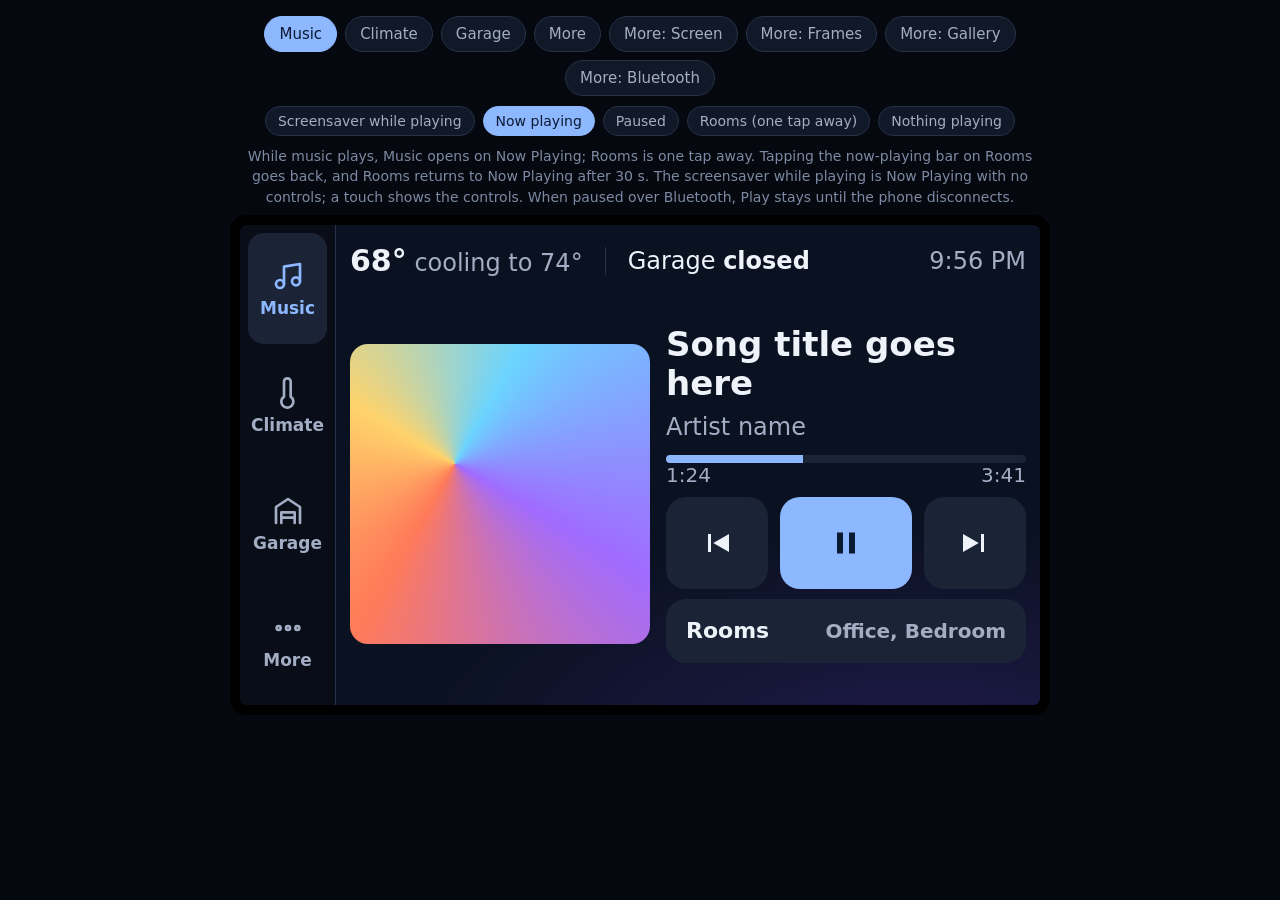
<file: docs/superpowers/specs/2026-11-23-panel-layout-mockup.html>
<!doctype html>
<html lang="en">
<head>
<meta charset="utf-8">
<meta name="viewport" content="width=device-width, initial-scale=1">
<title>Panel Mockup</title>
<style>
  /* Throwaway spike: panel layout mockups at the panel's 800x480. Not product code. */
  :root {
    --bg: #0a1120; --card: #131b2c; --card2: #1a2436; --line: #26324a;
    --text: #eef2f9; --muted: #a3aec4; --accent: #8db8ff; --ink: #0b1a33;
    --warn: #ffb86b; --bad: #ff8a8a; --badbg: #3a1f26; --ok: #8fd19e;
  }
  * { box-sizing: border-box; margin: 0; }
  html, body { background: #05080f; color: var(--text);
    font-family: -apple-system, system-ui, "Inter", "Segoe UI", sans-serif; }
  body { padding: 16px; display: flex; flex-direction: column; align-items: center; gap: 10px; }
  .switcher { display: flex; flex-wrap: wrap; gap: 8px; justify-content: center; max-width: 860px; }
  .switcher button { font: inherit; font-size: 15px; padding: 8px 14px; border-radius: 999px;
    border: 1px solid var(--line); background: #111827; color: var(--muted); cursor: pointer; }
  .switcher button.on { background: var(--accent); color: var(--ink); border-color: var(--accent); }
  .switcher.vars button { font-size: 14px; padding: 6px 12px; }
  .note { color: #7d8aa3; font-size: 14px; max-width: 800px; text-align: center; line-height: 1.45; min-height: 20px; }

  .panel { width: 800px; height: 480px; flex: none; overflow: hidden; position: relative;
    background: radial-gradient(120% 90% at 85% 110%, #1f1a4a 0%, transparent 55%), var(--bg);
    border-radius: 6px; outline: 10px solid #000; display: flex; user-select: none; margin-top: 8px; }
  .rail { width: 96px; flex: none; display: flex; flex-direction: column; gap: 6px; padding: 8px;
    border-right: 1px solid var(--line); background: rgba(0,0,0,.25); }
  .rail button { flex: 1; border: 0; border-radius: 16px; background: transparent; color: var(--muted);
    font: inherit; font-size: 17px; font-weight: 600; display: flex; flex-direction: column;
    align-items: center; justify-content: center; gap: 6px; cursor: pointer; }
  .rail button.on { background: var(--card2); color: var(--accent); }
  .rail svg { width: 32px; height: 32px; }
  .main { flex: 1; display: flex; flex-direction: column; padding: 12px 14px 14px; gap: 12px; min-width: 0; }

  .strip { height: 48px; flex: none; display: flex; align-items: center; gap: 22px; font-size: 24px; }
  .strip b { font-size: 30px; font-weight: 700; }
  .strip .dim { color: var(--muted); }
  .strip .sep { width: 1px; height: 28px; background: var(--line); }
  .strip .grow { flex: 1; }
  .strip .clock { color: var(--muted); font-variant-numeric: tabular-nums; }
  .strip .back { height: 48px; padding: 0 18px 0 10px; font-size: 22px; font-weight: 600; display: flex; gap: 6px; }
  .strip .back svg { width: 28px; height: 28px; }

  .btn { border: 0; border-radius: 20px; background: var(--card2); color: var(--text); font: inherit;
    display: grid; place-items: center; cursor: pointer; transition: transform .08s, background .08s; }
  .btn:active { transform: scale(.95); }
  .btn svg { width: 36px; height: 36px; }
  .btn.primary { background: var(--accent); color: var(--ink); }
  .btn.danger { background: var(--badbg); color: var(--bad); }

  .card { background: var(--card); border: 1px solid var(--line); border-radius: 22px; }
  .h { font-size: 20px; color: var(--muted); font-weight: 600; }
  .view { flex: 1; min-height: 0; display: flex; flex-direction: column; gap: 12px; }
  .hide { display: none !important; }

  /* Ambient now playing (the screensaver while music plays) */
  .ambient { position: absolute; inset: 0; z-index: 5; display: grid; grid-template-columns: 340px 1fr; gap: 32px;
    align-items: center; padding: 50px 56px; cursor: pointer;
    background: radial-gradient(90% 120% at 20% 50%, oklch(0.32 0.09 30) 0%, oklch(0.16 0.05 300) 60%, #05070d 100%); }
  .ambient .bigart { width: 340px; height: 340px; border-radius: 20px;
    background: conic-gradient(from 210deg at 35% 40%, #ff7a59, #ffd36b, #6bd4ff, #a06bff, #ff7a59);
    box-shadow: 0 20px 60px rgba(0,0,0,.5); }
  .ambient .t1 { font-size: 40px; font-weight: 800; line-height: 1.12; }
  .ambient .t2 { font-size: 28px; color: rgba(238,242,249,.75); margin-top: 10px; }
  .ambient .prog { height: 6px; border-radius: 3px; background: rgba(255,255,255,.15); margin-top: 26px; overflow: hidden; }
  .ambient .prog i { display: block; height: 100%; width: 38%; background: rgba(255,255,255,.7); }
  .ambient.hide { display: none; }

  /* Now playing */
  .np { flex: 1; display: grid; grid-template-columns: 300px 1fr; gap: 16px; min-height: 0; }
  .np .bigart { width: 300px; height: 300px; border-radius: 18px; align-self: center;
    background: conic-gradient(from 210deg at 35% 40%, #ff7a59, #ffd36b, #6bd4ff, #a06bff, #ff7a59); }
  .np.paused .bigart { filter: saturate(.4) brightness(.7); }
  .np .side { display: flex; flex-direction: column; gap: 10px; min-width: 0; justify-content: center; }
  .np .t1 { font-size: 34px; font-weight: 800; line-height: 1.15; display: -webkit-box; -webkit-line-clamp: 2; -webkit-box-orient: vertical; overflow: hidden; }
  .np .t2 { font-size: 24px; color: var(--muted); white-space: nowrap; overflow: hidden; text-overflow: ellipsis; }
  .np .state { font-size: 20px; color: var(--warn); font-weight: 700; }
  .np .prog { height: 8px; border-radius: 4px; background: var(--card2); overflow: hidden; margin-top: 4px; }
  .np .prog i { display: block; height: 100%; width: 38%; background: var(--accent); }
  .np .times { display: flex; justify-content: space-between; font-size: 20px; color: var(--muted); font-variant-numeric: tabular-nums; }
  .np .tp { display: grid; grid-template-columns: 1fr 1.3fr 1fr; gap: 12px; }
  .np .tp .btn { height: 92px; }
  .np .rooms-btn { height: 64px; font-size: 22px; font-weight: 700; display: flex; justify-content: space-between; align-items: center; padding: 0 20px; }
  .np .rooms-btn span { color: var(--muted); font-weight: 600; font-size: 20px; }
  .tolisten { flex: none; height: 56px; font-size: 22px; font-weight: 700; }
  .art { border-radius: 12px; flex: none;
    background: conic-gradient(from 210deg at 35% 40%, #ff7a59, #ffd36b, #6bd4ff, #a06bff, #ff7a59); }

  /* Music */
  .bar { height: 112px; flex: none; display: flex; align-items: center; gap: 14px; padding: 12px 14px; }
  .bar .art { width: 86px; height: 86px; }
  .bar .meta { flex: 1; min-width: 0; }
  .title { font-size: 26px; font-weight: 700; line-height: 1.2; white-space: nowrap; overflow: hidden; text-overflow: ellipsis; }
  .artist { font-size: 21px; color: var(--muted); white-space: nowrap; overflow: hidden; text-overflow: ellipsis; }
  .bar .btn { width: 84px; height: 84px; }
  .bar .idletxt { font-size: 21px; color: var(--muted); line-height: 1.3; }
  .cols { flex: 1; display: grid; grid-template-columns: repeat(3, 1fr); gap: 12px; min-height: 0; }
  .col { display: flex; flex-direction: column; padding: 12px; gap: 10px; }
  .col .name { font-size: 24px; font-weight: 700; text-align: center; }
  .col .row { flex: 1; display: grid; grid-template-columns: 1fr 72px; gap: 10px; min-height: 0; }
  .col .stack { display: flex; flex-direction: column; gap: 10px; }
  .col .stack .btn { flex: 1; }
  .fill { position: relative; border-radius: 16px; background: var(--card2); overflow: hidden; cursor: pointer; }
  .fill i { position: absolute; left: 0; right: 0; bottom: 0; background: linear-gradient(#b7b2ff, #8a84ea); }
  .fill span { position: absolute; inset: auto 0 10px; text-align: center; font-size: 28px; font-weight: 800; color: var(--ink); }
  .col.off .fill i { background: #39445c; }
  .col.off .fill span { color: var(--muted); }
  .col .power { height: 56px; font-size: 22px; font-weight: 700; }
  .col:not(.off) .power { background: var(--accent); color: var(--ink); }

  /* Climate */
  .grid2 { flex: 1; display: grid; grid-template-columns: 1.15fr 1fr; gap: 12px; min-height: 0; }
  .big { padding: 18px 24px; display: flex; flex-direction: column; justify-content: center; gap: 8px; }
  .temp { font-size: 112px; font-weight: 800; line-height: 1; letter-spacing: -2px; }
  .mode { font-size: 26px; }
  .mode b { color: var(--accent); }
  .who { font-size: 21px; color: var(--muted); }
  .who b { color: var(--text); }
  .set { padding: 16px; display: flex; flex-direction: column; gap: 12px; }
  .set .h { text-align: center; }
  .set .value { font-size: 64px; font-weight: 800; text-align: center; line-height: 1; }
  .pm { display: grid; grid-template-columns: 1fr 1fr; gap: 12px; flex: 1; }
  .pm .btn { font-size: 52px; font-weight: 300; }
  .foot { font-size: 19px; color: var(--muted); text-align: center; }
  .dial { flex: 1; display: grid; grid-template-columns: 150px 1fr 150px; gap: 14px; align-items: stretch; }
  .dial .btn { font-size: 64px; font-weight: 300; }
  .dial .mid { display: flex; flex-direction: column; align-items: center; justify-content: center; gap: 6px; }
  .dial .mid .h { font-size: 21px; }
  .dial .mid .temp { font-size: 140px; }

  /* Garage */
  .door { font-size: 88px; font-weight: 800; line-height: 1; letter-spacing: -1px; }
  .door.open { color: var(--warn); }
  .since { font-size: 24px; color: var(--muted); }
  .gbtn { font-size: 30px; font-weight: 800; }
  .gbtn.confirm { background: var(--warn); color: #2a1600; }
  .recent { padding: 14px 18px; display: flex; flex-direction: column; gap: 8px; }
  .recent .r { font-size: 21px; display: flex; justify-content: space-between; color: var(--muted); }
  .recent .r b { color: var(--text); font-weight: 600; }

  /* More */
  .tiles { flex: 1; display: grid; grid-template-columns: repeat(2, 1fr); grid-auto-rows: 1fr; gap: 12px; }
  .tile { padding: 18px 20px; display: flex; align-items: center; justify-content: flex-start; gap: 18px; text-align: left; border-radius: 22px; }
  .tile svg { width: 44px; height: 44px; color: var(--accent); flex: none; }
  .tile .t { font-size: 26px; font-weight: 700; }
  .tile .s { font-size: 19px; color: var(--muted); margin-top: 2px; }
  .tile .s.warn { color: var(--warn); }

  /* Frame */
  .ftabs { display: flex; gap: 10px; flex: none; }
  .ftabs .btn { height: 56px; padding: 0 22px; font-size: 22px; font-weight: 700; }
  .ftabs .btn.on { background: var(--accent); color: var(--ink); }
  .fbody { flex: 1; display: grid; grid-template-columns: 1fr 210px; gap: 12px; min-height: 0; }
  .mirror { border-radius: 16px; position: relative;
    background: linear-gradient(160deg, #d9cfb7, #8c8370 60%, #5d5648); }
  .mirror span { position: absolute; left: 12px; bottom: 10px; font-size: 19px; color: #1b1b1b;
    background: rgba(255,255,255,.75); padding: 3px 10px; border-radius: 8px; }
  .fside { display: flex; flex-direction: column; gap: 10px; }
  .fside .btn { flex: 1; font-size: 23px; font-weight: 700; }

  /* Gallery */
  .gal { flex: 1; display: grid; grid-template-columns: repeat(3, 1fr); gap: 12px; min-height: 0; }
  .pic { display: flex; flex-direction: column; gap: 8px; cursor: pointer; min-width: 0; }
  .pic .img { flex: 1; border-radius: 16px; }
  .pic .t { font-size: 20px; font-weight: 600; white-space: nowrap; overflow: hidden; text-overflow: ellipsis; }
  .pager { flex: none; display: grid; grid-template-columns: 120px 1fr 120px; gap: 12px; align-items: center; height: 72px; }
  .pager .btn { height: 72px; }
  .pager .info { text-align: center; font-size: 21px; color: var(--muted); }
  .viewer { flex: 1; display: grid; grid-template-columns: 1fr 230px; gap: 12px; min-height: 0; }
  .viewer .img { border-radius: 16px; }
  .viewer .side { display: flex; flex-direction: column; gap: 10px; }
  .viewer .side .t { font-size: 24px; font-weight: 700; line-height: 1.2; }
  .viewer .side .s { font-size: 20px; color: var(--muted); }
  .viewer .side .btn { height: 80px; font-size: 23px; font-weight: 700; }
  .viewer .side .grow { flex: 1; }

  /* Bluetooth */
  .list { flex: 1; display: flex; flex-direction: column; gap: 12px; min-height: 0; }
  .item { padding: 14px 16px 14px 22px; display: flex; align-items: center; gap: 12px; }
  .item .grow { flex: 1; }
  .item .t { font-size: 26px; font-weight: 700; }
  .item .s { font-size: 20px; color: var(--muted); }
  .item .s.ok { color: var(--ok); }
  .item .btn { height: 72px; font-size: 22px; font-weight: 700; padding: 0 22px; }
  .pairbig { flex: none; height: 96px; font-size: 28px; font-weight: 800; }

  /* Screen settings */
  .tiles.six { grid-template-rows: repeat(3, 1fr); }
  .tiles.five [data-tile="screen"] { grid-column: 1 / -1; }
  .stabs { display: flex; gap: 8px; }
  .stabs .btn { height: 48px; padding: 0 20px; font-size: 22px; font-weight: 700; }
  .stabs .btn.on { background: var(--accent); color: var(--ink); }
  .sset { flex: 1; padding: 16px 18px; display: flex; flex-direction: column; justify-content: space-between; }
  .srow { height: 72px; display: grid; grid-template-columns: 180px 1fr; align-items: center; gap: 12px; }
  .srow .lbl { font-size: 22px; font-weight: 700; }
  .srow .lbl small { display: block; font-size: 20px; font-weight: 500; color: var(--muted); }
  .ctl { display: flex; gap: 10px; height: 72px; min-width: 0; }
  .ctl .btn { width: 72px; flex: none; }
  .ctl .btn svg { width: 30px; height: 30px; }
  .hbar { flex: 1; position: relative; border-radius: 16px; background: var(--card2); overflow: hidden; cursor: pointer; }
  .hbar i { position: absolute; left: 0; top: 0; bottom: 0; background: linear-gradient(90deg, #8a84ea, #b7b2ff); }
  .hbar span { position: absolute; left: 16px; top: 50%; transform: translateY(-50%); font-size: 26px; font-weight: 800; color: var(--ink); }
  .hbar.low span { color: var(--text); left: auto; right: 16px; }
  .tval { flex: 1; display: grid; place-items: center; font-size: 30px; font-weight: 800; font-variant-numeric: tabular-nums;
    background: var(--card2); border-radius: 16px; }
  .chips { flex: 1; display: flex; gap: 8px; }
  .chips .btn { flex: 1; width: auto; font-size: 22px; font-weight: 700; }
  .chips .btn.on { background: var(--accent); color: var(--ink); }
  .chips .btn.soon { background: transparent; border: 2px dashed var(--line); color: var(--muted); font-weight: 600; cursor: default; }
  .ctl .wide { width: auto; flex: 1; font-size: 22px; font-weight: 800; }

  /* Brightness preview veil and the screensaver preview */
  .veil { position: absolute; inset: 0; z-index: 8; background: #000; pointer-events: none; opacity: 0; transition: opacity .25s; }
  .veil b { position: absolute; left: 50%; top: 24px; transform: translateX(-50%); font-size: 22px; color: #fff;
    background: rgba(0,0,0,.6); padding: 6px 16px; border-radius: 12px; }
  .saver { position: absolute; inset: 0; z-index: 6; cursor: pointer;
    background: radial-gradient(60% 80% at 30% 40%, oklch(0.55 0.14 200 / .8), transparent 70%),
      radial-gradient(70% 90% at 75% 60%, oklch(0.5 0.16 290 / .8), transparent 70%), #04060c;
    background-size: 160% 160%; animation: drift 9s ease-in-out infinite alternate; }
  .saver .hint { position: absolute; left: 0; right: 0; bottom: 18px; text-align: center; font-size: 20px; color: rgba(255,255,255,.6); }
  @keyframes drift { from { background-position: 0% 30%; } to { background-position: 100% 70%; } }
</style>
</head>
<body>
  <div class="switcher" id="pages"></div>
  <div class="switcher vars" id="vars"></div>
  <p class="note" id="note"></p>

  <div class="panel">
    <div class="veil" id="veil"><b id="veiltxt"></b></div>
    <div class="saver hide" id="saver"><div class="hint">Preview. Tap to end.</div></div>
    <div class="ambient hide" id="ambient">
      <div class="bigart"></div>
      <div><div class="t1">Song title goes here</div><div class="t2">Artist name</div><div class="prog"><i></i></div></div>
    </div>
    <nav class="rail" id="rail">
      <button data-page="music"><svg viewBox="0 0 24 24" fill="none" stroke="currentColor" stroke-width="2" stroke-linecap="round" stroke-linejoin="round"><path d="M9 18V5l12-2v13"/><circle cx="6" cy="18" r="3"/><circle cx="18" cy="16" r="3"/></svg>Music</button>
      <button data-page="climate"><svg viewBox="0 0 24 24" fill="none" stroke="currentColor" stroke-width="2" stroke-linecap="round" stroke-linejoin="round"><path d="M14 14.76V3.5a2.5 2.5 0 0 0-5 0v11.26a4.5 4.5 0 1 0 5 0z"/></svg>Climate</button>
      <button data-page="garage"><svg viewBox="0 0 24 24" fill="none" stroke="currentColor" stroke-width="2" stroke-linecap="round" stroke-linejoin="round"><path d="M3 21V9l9-6 9 6v12"/><path d="M7 21v-8h10v8"/><path d="M7 17h10"/></svg>Garage</button>
      <button data-page="more"><svg viewBox="0 0 24 24" fill="none" stroke="currentColor" stroke-width="2" stroke-linecap="round"><circle cx="5" cy="12" r="1.5"/><circle cx="12" cy="12" r="1.5"/><circle cx="19" cy="12" r="1.5"/></svg>More</button>
    </nav>

    <main class="main">
      <div class="strip" id="strip">
        <button class="btn back hide" id="back"><svg viewBox="0 0 24 24" fill="none" stroke="currentColor" stroke-width="2.5" stroke-linecap="round" stroke-linejoin="round"><path d="M15 18l-6-6 6-6"/></svg>More</button>
        <span class="stabs hide" id="stabs"><button class="btn" data-tab="screen">Screen</button><button class="btn" data-tab="saver">Screensaver</button></span>
        <span class="stripinfo"><b>68°</b> <span class="dim">cooling to 74°</span></span>
        <span class="sep"></span>
        <span>Garage <b style="font-size:24px" id="stripdoor">closed</b></span>
        <span class="grow"></span>
        <span class="clock" id="clock">9:41</span>
      </div>

      <!-- NOW PLAYING -->
      <section class="view" data-v="music:np">
        <div class="np">
          <div class="bigart"></div>
          <div class="side">
            <div class="t1">Song title goes here</div>
            <div class="t2">Artist name</div>
            <div><div class="prog"><i></i></div><div class="times"><span>1:24</span><span>3:41</span></div></div>
            <div class="tp">
              <button class="btn" aria-label="Previous"><svg viewBox="0 0 24 24" fill="currentColor"><path d="M6 6h2v12H6zM20 6v12L9.5 12z"/></svg></button>
              <button class="btn primary play" aria-label="Pause"></button>
              <button class="btn" aria-label="Next"><svg viewBox="0 0 24 24" fill="currentColor"><path d="M16 6h2v12h-2zM4 6v12l10.5-6z"/></svg></button>
            </div>
            <button class="btn rooms-btn" data-go-v="rooms">Rooms <span>Office, Bedroom</span></button>
          </div>
        </div>
      </section>
      <section class="view" data-v="music:paused">
        <div class="np paused">
          <div class="bigart"></div>
          <div class="side">
            <div class="state">Paused on Phone one</div>
            <div class="t1">Song title goes here</div>
            <div class="t2">Artist name</div>
            <div class="tp">
              <button class="btn" aria-label="Previous"><svg viewBox="0 0 24 24" fill="currentColor"><path d="M6 6h2v12H6zM20 6v12L9.5 12z"/></svg></button>
              <button class="btn primary" aria-label="Play"><svg viewBox="0 0 24 24" fill="currentColor"><path d="M7 4v16l13-8z"/></svg></button>
              <button class="btn" aria-label="Next"><svg viewBox="0 0 24 24" fill="currentColor"><path d="M16 6h2v12h-2zM4 6v12l10.5-6z"/></svg></button>
            </div>
            <button class="btn rooms-btn" data-go-v="rooms">Rooms <span>Office, Bedroom</span></button>
          </div>
        </div>
      </section>
      <!-- MUSIC -->
      <section class="view" data-v="music:rooms">
        <div class="card bar">
          <div class="art"></div>
          <div class="meta"><div class="title">Song title goes here</div><div class="artist">Artist name</div></div>
          <button class="btn" aria-label="Previous"><svg viewBox="0 0 24 24" fill="currentColor"><path d="M6 6h2v12H6zM20 6v12L9.5 12z"/></svg></button>
          <button class="btn primary play" aria-label="Pause"></button>
          <button class="btn" aria-label="Next"><svg viewBox="0 0 24 24" fill="currentColor"><path d="M16 6h2v12h-2zM4 6v12l10.5-6z"/></svg></button>
        </div>
        <div class="cols"></div>
      </section>
      <section class="view" data-v="music:idle">
        <div class="card bar">
          <div class="meta"><div class="title">Nothing playing</div>
            <div class="idletxt">On your phone, pick the house in AirPlay or connect over Bluetooth.</div></div>
        </div>
        <div class="cols"></div>
      </section>

      <!-- CLIMATE -->
      <section class="view" data-v="climate:split">
        <div class="grid2">
          <div class="card big">
            <div class="h">Inside now</div>
            <div class="temp">68°</div>
            <div class="mode"><b>Cooling</b> to 74°</div>
            <div class="who">Home: <b>you</b></div>
          </div>
          <div class="card set">
            <div class="h">Comfort, when home</div>
            <div class="value setpt">74°</div>
            <div class="pm"><button class="btn sp" data-d="-1">−</button><button class="btn sp" data-d="1">+</button></div>
            <div class="foot">Away rules live on your phone</div>
          </div>
        </div>
      </section>
      <section class="view" data-v="climate:center">
        <div class="card dial" style="padding:14px">
          <button class="btn sp" data-d="-1">−</button>
          <div class="mid">
            <div class="h">Inside <b style="color:var(--text)">68°</b>, cooling to</div>
            <div class="temp setpt">74°</div>
            <div class="who">Home: <b>you</b></div>
          </div>
          <button class="btn sp" data-d="1">+</button>
        </div>
      </section>

      <!-- GARAGE -->
      <section class="view" data-v="garage:split">
        <div class="grid2">
          <div class="card big">
            <div class="h">Garage door</div>
            <div class="door">CLOSED</div>
            <div class="since">for 1 h 32 min</div>
          </div>
          <div class="card set" style="padding:14px">
            <button class="btn primary gbtn" style="flex:1">Open</button>
          </div>
        </div>
      </section>
      <section class="view" data-v="garage:stack">
        <div class="card big" style="flex:none;flex-direction:row;align-items:center;justify-content:space-between;padding:18px 18px 18px 24px">
          <div><div class="door">CLOSED</div><div class="since">for 1 h 32 min</div></div>
          <button class="btn primary gbtn" style="width:230px;height:120px">Open</button>
        </div>
        <div class="card recent" style="flex:1">
          <div class="h">Recent</div>
          <div class="r"><b>Closed</b><span>7:58 AM</span></div>
          <div class="r"><b>Opened</b><span>7:55 AM</span></div>
          <div class="r"><b>Closed</b><span>Yesterday 6:12 PM</span></div>
        </div>
      </section>

      <!-- MORE -->
      <section class="view" data-v="more:grid">
        <div class="tiles" id="tiles">
          <button class="btn tile" data-go="frame"><svg viewBox="0 0 24 24" fill="none" stroke="currentColor" stroke-width="2" stroke-linejoin="round"><rect x="3" y="4" width="18" height="14" rx="2"/><path d="M7 21h10"/></svg><div><div class="t">Frames</div><div class="s">2 frames</div></div></button>
          <button class="btn tile" data-go="gallery"><svg viewBox="0 0 24 24" fill="none" stroke="currentColor" stroke-width="2" stroke-linejoin="round"><rect x="3" y="3" width="7" height="7" rx="1"/><rect x="14" y="3" width="7" height="7" rx="1"/><rect x="3" y="14" width="7" height="7" rx="1"/><rect x="14" y="14" width="7" height="7" rx="1"/></svg><div><div class="t">Gallery</div><div class="s">143 pictures</div></div></button>
          <button class="btn tile" data-go="settings"><svg viewBox="0 0 24 24" fill="none" stroke="currentColor" stroke-width="2" stroke-linecap="round" stroke-linejoin="round"><path d="M7 7l10 10-5 4V3l5 4L7 17"/></svg><div><div class="t">Bluetooth</div><div class="s">Pair a phone, devices</div></div></button>
          <button class="btn tile" data-go="settings"><svg viewBox="0 0 24 24" fill="none" stroke="currentColor" stroke-width="2" stroke-linecap="round"><path d="M12 9v4M12 17h.01"/><path d="M10.3 3.9L2 18a2 2 0 0 0 1.7 3h16.6a2 2 0 0 0 1.7-3L13.7 3.9a2 2 0 0 0-3.4 0z"/></svg><div><div class="t">House health</div><div class="s warn">1 needs attention</div></div></button>
          <button class="btn tile" data-go="display" data-tile="screen"><svg viewBox="0 0 24 24" fill="none" stroke="currentColor" stroke-width="2" stroke-linecap="round"><circle cx="12" cy="12" r="4"/><path d="M12 2v2M12 20v2M2 12h2M20 12h2M4.9 4.9l1.4 1.4M17.7 17.7l1.4 1.4M4.9 19.1l1.4-1.4M17.7 6.3l1.4-1.4"/></svg><div><div class="t" id="screentile-t">Screen</div><div class="s" id="screentile-s">Brightness, night, screensaver</div></div></button>
          <button class="btn tile" data-go="display" data-tile="saver"><svg viewBox="0 0 24 24" fill="none" stroke="currentColor" stroke-width="2" stroke-linecap="round" stroke-linejoin="round"><path d="M21 12.8A9 9 0 1 1 11.2 3a7 7 0 0 0 9.8 9.8z"/></svg><div><div class="t">Screensaver</div><div class="s">Aurora after 1 min</div></div></button>
        </div>
      </section>

      <!-- SCREEN SETTINGS -->
      <section class="view" data-v="display:screen">
        <div class="card sset">
          <div class="srow"><div class="lbl">Brightness</div><div class="ctl" data-bar="day"></div></div>
          <div class="srow"><div class="lbl">Night dim<small>tap to preview</small></div><div class="ctl" data-bar="night"></div></div>
          <div class="srow"><div class="lbl">Night starts</div><div class="ctl" data-time="qs"></div></div>
          <div class="srow"><div class="lbl">Night ends</div><div class="ctl" data-time="qe"></div></div>
        </div>
      </section>
      <section class="view" data-v="display:saver">
        <div class="card sset">
          <div class="srow"><div class="lbl">Screensaver</div><div class="ctl"><div class="chips" data-chips="on"></div><button class="btn primary wide" id="preview">Preview</button></div></div>
          <div class="srow"><div class="lbl">Starts after</div><div class="ctl"><div class="chips" data-chips="wait"></div></div></div>
          <div class="srow"><div class="lbl">Style</div><div class="ctl"><div class="chips" data-chips="style"></div></div></div>
          <div class="srow"><div class="lbl">Brightness<small>tap to preview</small></div><div class="ctl" data-bar="saver"></div></div>
        </div>
      </section>

      <!-- FRAME -->
      <section class="view" data-v="frame:main">
        <div class="ftabs"><button class="btn on">Nightstand</button><button class="btn">Office</button></div>
        <div class="fbody">
          <div class="mirror"><span>What the frame shows now</span></div>
          <div class="fside">
            <button class="btn">Back</button>
            <button class="btn primary">Next picture</button>
            <button class="btn">Keep this one</button>
          </div>
        </div>
      </section>

      <!-- GALLERY -->
      <section class="view" data-v="gallery:grid">
        <div class="gal">
          <div class="pic" data-open><div class="img" style="background:linear-gradient(135deg,#c9b99a,#5e5444)"></div><div class="t">Artwork title</div></div>
          <div class="pic" data-open><div class="img" style="background:linear-gradient(135deg,#7aa0c4,#2b3a55)"></div><div class="t">Another artwork</div></div>
          <div class="pic" data-open><div class="img" style="background:linear-gradient(135deg,#d7a46b,#6b3b2a)"></div><div class="t">A third one</div></div>
        </div>
        <div class="pager"><button class="btn" aria-label="Previous page"><svg viewBox="0 0 24 24" fill="none" stroke="currentColor" stroke-width="2.5" stroke-linecap="round" stroke-linejoin="round"><path d="M15 18l-6-6 6-6"/></svg></button>
          <div class="info">1 to 3 of 143</div>
          <button class="btn" aria-label="Next page"><svg viewBox="0 0 24 24" fill="none" stroke="currentColor" stroke-width="2.5" stroke-linecap="round" stroke-linejoin="round"><path d="M9 18l6-6-6-6"/></svg></button></div>
      </section>
      <section class="view" data-v="gallery:viewer">
        <div class="viewer">
          <div class="img" style="background:linear-gradient(135deg,#c9b99a,#5e5444)"></div>
          <div class="side">
            <div class="t">Artwork title</div>
            <div class="s">Artist name</div>
            <div class="grow"></div>
            <button class="btn primary">Show on the frame</button>
            <button class="btn backgal">Back to gallery</button>
          </div>
        </div>
      </section>

      <!-- BLUETOOTH -->
      <section class="view" data-v="settings:bt">
        <button class="btn primary pairbig">Pair a phone</button>
        <div class="list">
          <div class="card item"><div class="grow"><div class="t">Phone one</div><div class="s ok">Connected</div></div>
            <button class="btn">Disconnect</button><button class="btn danger">Forget</button></div>
          <div class="card item"><div class="grow"><div class="t">Phone two</div><div class="s">Not connected</div></div>
            <button class="btn">Connect</button><button class="btn danger">Forget</button></div>
        </div>
      </section>
    </main>
  </div>

<script>
  const PAGES = {
    music: { label: "Music", vars: { ambient: "Screensaver while playing", np: "Now playing", paused: "Paused", rooms: "Rooms (one tap away)", idle: "Nothing playing" },
      note: "While music plays, Music opens on Now Playing; Rooms is one tap away. Tapping the now-playing bar on Rooms goes back, and Rooms returns to Now Playing after 30 s. The screensaver while playing is Now Playing with no controls; a touch shows the controls. When paused over Bluetooth, Play stays until the phone disconnects." },
    climate: { label: "Climate", vars: { split: "A: big number + setpoint card", center: "B: setpoint in the middle" },
      note: "Away temperature and timing rules stay on the phone." },
    garage: { label: "Garage", vars: { split: "A: status + big button", stack: "B: status bar + recent" },
      note: "The button fill shows how closed the door is and follows it as it moves (sped up to 6 s here). Open asks for a second tap within 4 seconds." },
    more: { label: "More", vars: { a: "A: one Screen tile (tabs inside)", b: "B: Screen and Screensaver tiles" },
      note: "Tap a tile to go there. A adds one wide Screen tile; B adds two tiles, one per settings page." },
    display: { label: "More: Screen", vars: { screen: "Screen", saver: "Screensaver" },
      note: "Changes save on their own. Dragging or tapping a brightness bar shows that brightness for 3 s. Preview runs the screensaver at its brightness until you tap. While music plays the screensaver is always the song view; Style picks what shows otherwise. Settings are per panel." },
    frame: { label: "More: Frames", vars: { main: "Mirror + three buttons" },
      note: "Frame settings (quiet hours, weather, folders) stay on the phone." },
    gallery: { label: "More: Gallery", vars: { grid: "Pages of 3", viewer: "One picture" },
      note: "Paged with big arrows instead of a scrolling list. Tap a picture to open it. Uploads and trash stay on the phone." },
    settings: { label: "More: Bluetooth", vars: { bt: "Pair + devices" }, note: "" },
  };
  let page = "music", variant = "np", mode = "a";
  try { const s = JSON.parse(localStorage.getItem("panel-mock") || "null"); if (s && PAGES[s.page] && PAGES[s.page].vars[s.variant]) { page = s.page; variant = s.variant; } if (s && (s.mode === "a" || s.mode === "b")) mode = s.mode; } catch (e) {}
  const hp = location.hash.slice(1).split(":"); if (PAGES[hp[0]]) { page = hp[0]; variant = PAGES[hp[0]].vars[hp[1]] ? hp[1] : Object.keys(PAGES[hp[0]].vars)[0]; if (page === "more") mode = variant; }

  const PAUSE = '<svg viewBox="0 0 24 24" fill="currentColor"><path d="M6 5h4v14H6zM14 5h4v14h-4z"/></svg>';
  const PLAY = '<svg viewBox="0 0 24 24" fill="currentColor"><path d="M7 4v16l13-8z"/></svg>';
  const PLUS = '<svg viewBox="0 0 24 24" fill="none" stroke="currentColor" stroke-width="2.5" stroke-linecap="round"><path d="M5 12h14M12 5v14"/></svg>';
  const MINUS = '<svg viewBox="0 0 24 24" fill="none" stroke="currentColor" stroke-width="2.5" stroke-linecap="round"><path d="M5 12h14"/></svg>';
  let playing = true;
  const rooms = [{ name: "Living room", on: false, vol: 22 }, { name: "Office", on: true, vol: 49 }, { name: "Bedroom", on: true, vol: 30 }];

  function drawPlay() { document.querySelectorAll(".play").forEach((b) => { b.innerHTML = playing ? PAUSE : PLAY; }); }
  document.querySelectorAll(".play").forEach((b) => b.addEventListener("click", () => { playing = !playing; drawPlay(); }));

  function drawCols() {
    document.querySelectorAll(".cols").forEach((el) => {
      el.innerHTML = "";
      rooms.forEach((r) => {
        const c = document.createElement("div");
        c.className = "card col" + (r.on ? "" : " off");
        c.innerHTML = `<div class="name">${r.name}</div>
          <div class="row"><div class="fill"><i style="height:${r.vol}%"></i><span>${r.vol}</span></div>
          <div class="stack"><button class="btn" aria-label="Louder">${PLUS}</button><button class="btn" aria-label="Quieter">${MINUS}</button></div></div>
          <button class="btn power">${r.on ? "On" : "Off"}</button>`;
        const fill = c.querySelector(".fill");
        fill.addEventListener("click", (e) => {
          const box = fill.getBoundingClientRect();
          r.vol = Math.round(Math.max(0, Math.min(1, (box.bottom - e.clientY) / box.height)) * 20) * 5; drawCols();
        });
        const [plus, minus] = c.querySelectorAll(".stack .btn");
        plus.addEventListener("click", () => { r.vol = Math.min(100, r.vol + 5); drawCols(); });
        minus.addEventListener("click", () => { r.vol = Math.max(0, r.vol - 5); drawCols(); });
        c.querySelector(".power").addEventListener("click", () => { r.on = !r.on; drawCols(); });
        el.append(c);
      });
    });
  }

  let setpt = 74;
  document.querySelectorAll(".sp").forEach((b) => b.addEventListener("click", () => {
    setpt += Number(b.dataset.d); document.querySelectorAll(".setpt").forEach((e) => { e.textContent = setpt + "°"; });
  }));

  // Garage: two-step open, back to idle after 4 s. The button's fill shows how
  // closed the door is (full = closed, empty = open), following its position.
  // Travel is sped up to 6 s here; a real door takes about 15 s.
  let pos = 0, dir = 0, armed = null, timer = null;
  function word() { return dir > 0 ? "OPENING" : dir < 0 ? "CLOSING" : pos >= 100 ? "OPEN" : "CLOSED"; }
  function drawDoor() {
    const w = word(), closed = 100 - pos;
    document.querySelectorAll(".door").forEach((d) => { d.textContent = w; d.classList.toggle("open", w !== "CLOSED"); });
    document.getElementById("stripdoor").textContent = w.toLowerCase();
    document.querySelectorAll(".since").forEach((s) => { s.textContent = dir ? `${Math.round(pos)}% open` : "for 1 h 32 min"; });
    document.querySelectorAll(".gbtn").forEach((b) => {
      b.classList.toggle("confirm", !!armed);
      b.disabled = !!dir;
      b.style.background = armed ? "" : `linear-gradient(to top, var(--accent) ${closed}%, var(--card2) ${closed}%)`;
      b.style.color = armed ? "" : (closed > 45 ? "var(--ink)" : "var(--text)");
      b.textContent = armed ? (pos >= 100 ? "Tap to close" : "Tap to open")
        : dir ? `${dir > 0 ? "Opening" : "Closing"}, ${Math.round(pos)}%` : (pos >= 100 ? "Close" : "Open");
    });
  }
  function travel(d) {
    dir = d; const start = performance.now(), from = pos, to = d > 0 ? 100 : 0;
    clearInterval(timer);
    timer = setInterval(() => {
      const t = Math.min(1, (performance.now() - start) / 6000);
      pos = from + (to - from) * t;
      if (t >= 1) { clearInterval(timer); dir = 0; }
      drawDoor();
    }, 100);
  }
  document.querySelectorAll(".gbtn").forEach((b) => b.addEventListener("click", () => {
    if (dir) return;
    if (armed) { clearTimeout(armed); armed = null; travel(pos >= 100 ? -1 : 1); }
    else { armed = setTimeout(() => { armed = null; drawDoor(); }, 4000); }
    drawDoor();
  }));

  // Screen settings: per-panel values, saved on change (here, kept in memory).
  const S = { day: 100, night: 15, saver: 40, qs: 22 * 60, qe: 6 * 60, on: "On", wait: "1 min", style: "Aurora" };
  const BAR_NAME = { day: "Brightness", night: "Night dim", saver: "Screensaver" };
  const CHIPS = { on: ["On", "Off"], wait: ["30 s", "1 min", "2 min", "5 min", "10 min"], style: ["Aurora"] };
  let veilTimer = null, saverTimer = null;
  function veil(pct, label) {
    const v = document.getElementById("veil");
    v.style.opacity = String((1 - pct / 100) * 0.92);
    document.getElementById("veiltxt").textContent = label;
    document.getElementById("veiltxt").style.display = label ? "" : "none";
    clearTimeout(veilTimer);
    if (label) veilTimer = setTimeout(() => { v.style.opacity = "0"; }, 3000);
  }
  function fmt(m) { const h = Math.floor(m / 60) % 24, mm = String(m % 60).padStart(2, "0"); return `${h % 12 || 12}:${mm} ${h < 12 ? "AM" : "PM"}`; }
  function drawSettings() {
    document.querySelectorAll("[data-bar]").forEach((c) => {
      const k = c.dataset.bar, v = S[k];
      c.innerHTML = `<button class="btn" aria-label="Dimmer">${MINUS}</button><div class="hbar${v < 30 ? " low" : ""}"><i style="width:${v}%"></i><span>${v}%</span></div><button class="btn" aria-label="Brighter">${PLUS}</button>`;
      const set = (n) => { S[k] = Math.max(k === "day" ? 20 : 0, Math.min(100, n)); drawSettings(); veil(S[k], `${BAR_NAME[k]} ${S[k]}%`); };
      const [minus, plus] = c.querySelectorAll(".btn");
      minus.onclick = () => set(v - 5); plus.onclick = () => set(v + 5);
      const bar = c.querySelector(".hbar");
      bar.onclick = (e) => { const r = bar.getBoundingClientRect(); set(Math.round(((e.clientX - r.left) / r.width) * 20) * 5); };
    });
    document.querySelectorAll("[data-time]").forEach((c) => {
      const k = c.dataset.time;
      c.innerHTML = `<button class="btn" aria-label="Earlier">${MINUS}</button><div class="tval">${fmt(S[k])}</div><button class="btn" aria-label="Later">${PLUS}</button>`;
      const [minus, plus] = c.querySelectorAll(".btn");
      minus.onclick = () => { S[k] = (S[k] + 1410) % 1440; drawSettings(); };
      plus.onclick = () => { S[k] = (S[k] + 30) % 1440; drawSettings(); };
    });
    document.querySelectorAll("[data-chips]").forEach((c) => {
      const k = c.dataset.chips;
      c.innerHTML = "";
      CHIPS[k].forEach((label) => {
        const b = document.createElement("button");
        b.className = "btn" + (S[k] === label ? " on" : ""); b.textContent = label;
        b.onclick = () => { S[k] = label; drawSettings(); };
        c.append(b);
      });
      if (k === "style") { const s = document.createElement("button"); s.className = "btn soon"; s.textContent = "More soon"; c.append(s); }
    });
    const off = S.on === "Off";
    document.querySelectorAll('[data-v="display:saver"] .srow').forEach((r, i) => { if (i > 0) r.style.opacity = off ? ".35" : ""; });
    document.getElementById("preview").disabled = off;
    document.getElementById("preview").style.opacity = off ? ".35" : "";
    const sub = off ? "Off" : `${S.style} after ${S.wait}`;
    document.querySelectorAll('[data-tile="saver"] .s').forEach((e) => { e.textContent = sub; });
  }
  document.getElementById("preview").addEventListener("click", () => {
    document.getElementById("saver").classList.remove("hide");
    veil(S.saver, "");
    clearTimeout(saverTimer); saverTimer = setTimeout(endPreview, 15000);
  });
  function endPreview() { clearTimeout(saverTimer); document.getElementById("saver").classList.add("hide"); veil(100, ""); }
  document.getElementById("saver").addEventListener("click", endPreview);
  document.querySelectorAll("[data-tab]").forEach((b) => b.addEventListener("click", () => go("display", b.dataset.tab)));

  document.querySelectorAll("[data-go]").forEach((b) => b.addEventListener("click", () => go(b.dataset.go, b.dataset.tile)));
  document.querySelectorAll("[data-open]").forEach((b) => b.addEventListener("click", () => go("gallery", "viewer")));
  document.querySelectorAll("[data-go-v]").forEach((b) => b.addEventListener("click", () => go("music", b.dataset.goV)));
  document.querySelectorAll('[data-v="music:rooms"] .bar .meta, [data-v="music:rooms"] .bar .art').forEach((b) => b.addEventListener("click", () => go("music", "np")));
  document.getElementById("ambient").addEventListener("click", () => go("music", "np"));
  document.querySelectorAll(".backgal").forEach((b) => b.addEventListener("click", () => go("gallery", "grid")));
  document.getElementById("back").addEventListener("click", () => go("more"));
  document.querySelectorAll(".rail button").forEach((b) => b.addEventListener("click", () => go(b.dataset.page)));

  function go(p, v) {
    page = p;
    if (p === "more") variant = v || mode;
    else variant = PAGES[p].vars[v] ? v : Object.keys(PAGES[p].vars)[0];
    if (p === "more") mode = variant;
    try { localStorage.setItem("panel-mock", JSON.stringify({ page, variant, mode })); } catch (e) {}
    render();
  }
  function render() {
    const pages = document.getElementById("pages"); pages.innerHTML = "";
    Object.entries(PAGES).forEach(([k, v]) => {
      const b = document.createElement("button"); b.textContent = v.label; b.className = k === page ? "on" : "";
      b.onclick = () => go(k); pages.append(b);
    });
    const vars = document.getElementById("vars"); vars.innerHTML = "";
    const vs = PAGES[page].vars;
    if (Object.keys(vs).length > 1) Object.entries(vs).forEach(([k, v]) => {
      const b = document.createElement("button"); b.textContent = v; b.className = k === variant ? "on" : "";
      b.onclick = () => go(page, k); vars.append(b);
    });
    document.getElementById("note").textContent = PAGES[page].note;
    const amb = page === "music" && variant === "ambient";
    document.getElementById("ambient").classList.toggle("hide", !amb);
    const shown = amb ? "np" : page === "more" ? "grid" : variant;
    document.querySelectorAll("[data-v]").forEach((s) => s.classList.toggle("hide", s.dataset.v !== `${page}:${shown}`));
    const top = ["frame", "gallery", "settings", "display"].includes(page) ? "more" : page;
    document.querySelectorAll(".rail button").forEach((b) => b.classList.toggle("on", b.dataset.page === top));
    const sub = top === "more" && page !== "more";
    document.getElementById("back").classList.toggle("hide", !sub);
    document.getElementById("clock").classList.toggle("hide", sub);
    // Mode A: one Screen tile, tabs in the strip. Mode B: two tiles, no tabs.
    const tabs = page === "display" && mode === "a";
    document.getElementById("stabs").classList.toggle("hide", !tabs);
    document.querySelectorAll("[data-tab]").forEach((b) => b.classList.toggle("on", b.dataset.tab === variant));
    [...document.getElementById("strip").children].forEach((c) => {
      if (!["back", "stabs", "clock"].includes(c.id) && !c.classList.contains("grow")) c.classList.toggle("hide", tabs);
    });
    const tiles = document.getElementById("tiles");
    tiles.classList.toggle("five", mode === "a"); tiles.classList.toggle("six", mode === "b");
    document.querySelector('[data-tile="saver"]').classList.toggle("hide", mode === "a");
    document.getElementById("screentile-s").textContent = mode === "a" ? "Brightness, night hours, screensaver" : "Brightness, night";
  }

  function tick() { document.getElementById("clock").textContent = new Date().toLocaleTimeString([], { hour: "numeric", minute: "2-digit" }); }
  tick(); setInterval(tick, 15000);
  drawPlay(); drawCols(); drawDoor(); drawSettings(); render();
</script>
</body>
</html>
</file>
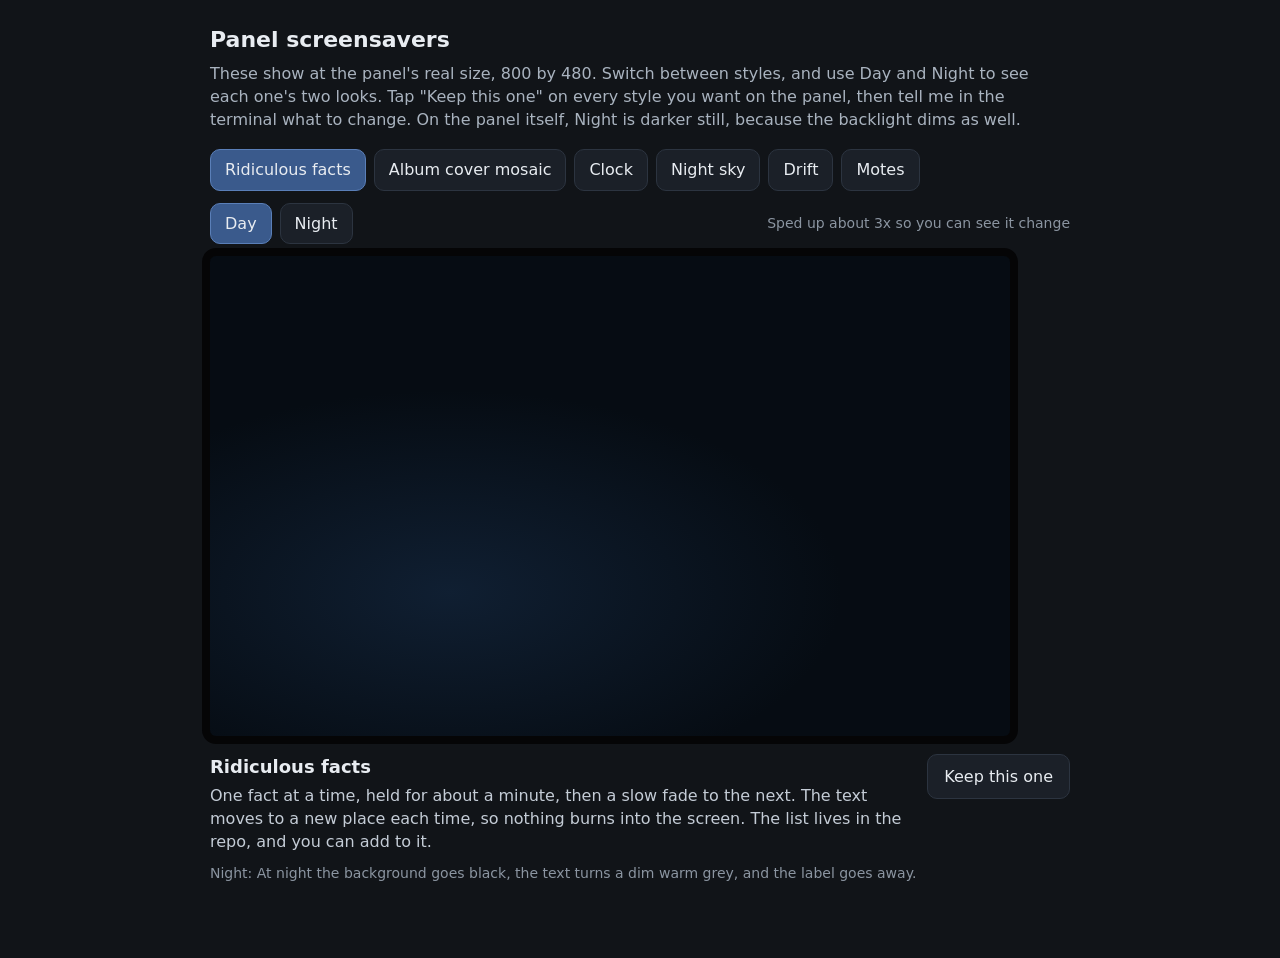
<file: docs/superpowers/specs/2026-11-24-panel-screensavers-mockup-1.html>
<!doctype html>
<html><head><meta charset="utf-8"><title>Panel screensavers</title>
<style>
  :root { color-scheme: dark; }
  body { margin: 0; background: #111418; color: #e8ecf1; font: 16px/1.45 system-ui, sans-serif; }
  main { max-width: 860px; margin: 0 auto; padding: 24px 16px 60px; }
  h1 { font-size: 22px; margin: 0 0 6px; }
  p.sub { margin: 0 0 18px; color: #a9b3bf; }
  .bar { display: flex; flex-wrap: wrap; gap: 8px; margin-bottom: 12px; align-items: center; }
  .bar button { font: inherit; padding: 8px 14px; border-radius: 10px; border: 1px solid #2c3440; background: #1b2028; color: inherit; cursor: pointer; }
  .bar button[aria-pressed="true"] { background: #3a5a8c; border-color: #5a7fb8; }
  .bar .sep { flex: 1; }
  .stage { position: relative; width: 800px; height: 480px; overflow: hidden; background: #000; border-radius: 6px; outline: 8px solid #050506; }
  .stage > * { position: absolute; inset: 0; }
  .about { margin-top: 18px; display: flex; gap: 16px; align-items: flex-start; }
  .about div { flex: 1; color: #c4ccd6; }
  .about h2 { font-size: 18px; margin: 0 0 4px; color: #e8ecf1; }
  .keep { font: inherit; padding: 10px 16px; border-radius: 10px; border: 1px solid #2c3440; background: #1b2028; color: inherit; cursor: pointer; white-space: nowrap; }
  .keep.on { background: #2f6b46; border-color: #4f9a6c; }
  .note { margin-top: 10px; font-size: 14px; color: #8b95a1; }

  /* Facts */
  .facts { background: radial-gradient(ellipse 70% 60% at var(--gx,30%) var(--gy,70%), oklch(0.3 0.06 255 / .55), transparent 70%), oklch(0.15 0.02 255); transition: --gx 20s; }
  .facts .lab { position: absolute; left: 0; top: 0; font-size: 18px; letter-spacing: .16em; color: oklch(0.7 0.05 255); text-transform: uppercase; }
  .facts .fact { position: absolute; left: 0; top: 34px; width: 600px; font-size: 40px; line-height: 1.22; font-weight: 650; color: oklch(0.95 0.01 255); }
  .facts .box { position: absolute; width: 620px; transition: opacity 1.6s ease; }
  .night .facts { background: #000; }
  .night .facts .lab { display: none; }
  .night .facts .fact { top: 0; font-size: 36px; font-weight: 500; color: oklch(0.55 0.03 60); }

  /* Covers */
  .covers { background: #000; }
  .covers .grid { position: absolute; left: 0; top: 0; width: 800px; display: grid; grid-template-columns: repeat(6, 1fr); gap: 3px; will-change: transform; }
  .covers .t { position: relative; aspect-ratio: 1; background: #111; }
  .covers .t img { position: absolute; inset: 0; width: 100%; height: 100%; object-fit: cover; transition: opacity 2.5s ease; }
  .covers .shade { position: absolute; inset: 0; background: linear-gradient(transparent 70%, rgba(0,0,0,.35)); }
  .night .covers .grid { filter: brightness(.38) saturate(.55); }
  .night .covers .shade { background: radial-gradient(ellipse 75% 70% at 50% 50%, transparent 40%, rgba(0,0,0,.85)); }

  /* Clock */
  .clock { background: radial-gradient(ellipse 80% 70% at 70% 30%, oklch(0.28 0.05 285 / .6), transparent 70%), oklch(0.14 0.02 255); }
  .clock .box { position: absolute; transition: left 6s ease, top 6s ease; }
  .clock .time { font-size: 150px; font-weight: 200; line-height: 1; letter-spacing: -.02em; color: oklch(0.96 0.01 255); font-variant-numeric: tabular-nums; }
  .clock .date { font-size: 28px; color: oklch(0.75 0.03 255); margin-top: 6px; }
  .night .clock { background: #000; }
  .night .clock .time { font-size: 120px; color: oklch(0.5 0.03 60); }
  .night .clock .date { color: oklch(0.38 0.02 60); }

  iframe { border: 0; width: 800px; height: 480px; }
  .night iframe { filter: brightness(.45); }
</style></head>
<body><main>
<h1>Panel screensavers</h1>
<p class="sub">These show at the panel's real size, 800 by 480. Switch between styles, and use Day and Night to see each one's two looks. Tap "Keep this one" on every style you want on the panel, then tell me in the terminal what to change. On the panel itself, Night is darker still, because the backlight dims as well.</p>
<div class="bar" id="styles"></div>
<div class="bar"><button id="day" aria-pressed="true">Day</button><button id="night" aria-pressed="false">Night</button><span class="sep"></span><span id="speed" style="color:#8b95a1;font-size:14px">Sped up about 3x so you can see it change</span></div>
<div class="stage" id="stage"></div>
<div class="about"><div><h2 id="name"></h2><span id="desc"></span></div><button class="keep" id="keep"></button></div>
<p class="note" id="nightnote"></p>
</main>
<script>
const COVERS = ["c1","c2","c3","c4","c5","c6","c7","c8","c9","c10","c11"].map(c => "/files/cover-" + c + ".jpg");
const FACTS = [
  "Wombat poop comes out shaped like cubes.",
  "Scotland's national animal is the unicorn.",
  "Octopuses have three hearts and blue blood.",
  "A group of flamingos is called a flamboyance.",
  "Botanically, bananas are berries and strawberries are not.",
  "The man who designed the Pringles can had some of his ashes buried in one.",
  "There is a town in Norway called Hell, and it freezes over every winter.",
  "Sea otters sometimes hold paws while they sleep so they don't drift apart.",
];
const STYLES = [
  { id: "facts", name: "Ridiculous facts", desc: "One fact at a time, held for about a minute, then a slow fade to the next. The text moves to a new place each time, so nothing burns into the screen. The list lives in the repo, and you can add to it.", night: "At night the background goes black, the text turns a dim warm grey, and the label goes away." },
  { id: "covers", name: "Album cover mosaic", desc: "Covers of what's been played lately (these are your real recent ones), in a wall that scrolls slowly upward. Every few seconds one tile fades to another cover.", night: "At night the covers are darkened and muted, with the edges fading into black." },
  { id: "clock", name: "Clock", desc: "A large, thin clock with the date, moving slowly around the screen. Your first screensaver design left a clock out; this is here in case you want one now.", night: "At night it is smaller and a dim warm grey on black." },
  { id: "sky", name: "Night sky", desc: "Stars turning slowly around a point above the screen, like a long camera exposure, with a shooting star now and then.", night: "At night there are fewer stars, they are dimmer, and the sky is black instead of deep blue." },
  { id: "drift", name: "Drift", desc: "From the first screensaver demo: big soft blobs of light drifting and merging, like a lava lamp. It would take the album colors, like Aurora does.", night: "At night it is the same, darker." },
  { id: "motes", name: "Motes", desc: "From the first screensaver demo: specks of light floating through a faint beam.", night: "At night it is the same, darker." },
];
const kept = new Set();
let cur = 0, night = false, stop = () => {};
const stage = document.getElementById("stage");
const bar = document.getElementById("styles");
STYLES.forEach((s, i) => { const b = document.createElement("button"); b.textContent = s.name; b.onclick = () => show(i); bar.appendChild(b); });
document.getElementById("day").onclick = () => setNight(false);
document.getElementById("night").onclick = () => setNight(true);
const keepBtn = document.getElementById("keep");
keepBtn.onclick = () => {
  const id = STYLES[cur].id;
  if (kept.has(id)) kept.delete(id); else kept.add(id);
  window.brainstorm && window.brainstorm.send({ type: "choice", value: (kept.has(id) ? "keep:" : "drop:") + id, kept: [...kept] });
  label();
};
function label() { const on = kept.has(STYLES[cur].id); keepBtn.textContent = on ? "Kept" : "Keep this one"; keepBtn.classList.toggle("on", on); }
function setNight(n) { night = n; stage.classList.toggle("night", n); document.getElementById("day").setAttribute("aria-pressed", !n); document.getElementById("night").setAttribute("aria-pressed", n); show(cur); }
function show(i) {
  stop(); stop = () => {}; cur = i; stage.replaceChildren();
  [...bar.children].forEach((b, j) => b.setAttribute("aria-pressed", j === i));
  const s = STYLES[i];
  document.getElementById("name").textContent = s.name;
  document.getElementById("desc").textContent = s.desc;
  document.getElementById("nightnote").textContent = "Night: " + s.night;
  document.getElementById("speed").style.visibility = (s.id === "drift" || s.id === "motes") ? "hidden" : "visible";
  label();
  stop = ({ facts, covers, clock, sky, drift: spike, motes: spike })[s.id](s.id) || (() => {});
}

function facts() {
  const root = document.createElement("div"); root.className = "facts"; stage.appendChild(root);
  const box = document.createElement("div"); box.className = "box";
  box.innerHTML = '<div class="lab">Ridiculous fact</div><div class="fact"></div>';
  root.appendChild(box);
  const spots = [[60, 70], [120, 200], [70, 260], [130, 110], [90, 180]];
  let n = 0;
  function next() {
    box.style.opacity = 0;
    setTimeout(() => {
      const [x, y] = spots[n % spots.length];
      box.style.left = x + "px"; box.style.top = y + "px";
      box.querySelector(".fact").textContent = FACTS[n % FACTS.length];
      root.style.setProperty("--gx", (20 + (n * 37) % 60) + "%");
      root.style.setProperty("--gy", (30 + (n * 23) % 50) + "%");
      box.style.opacity = 1; n++;
    }, 1700);
  }
  next(); const t = setInterval(next, 12000);
  return () => clearInterval(t);
}

function covers() {
  const root = document.createElement("div"); root.className = "covers"; stage.appendChild(root);
  const grid = document.createElement("div"); grid.className = "grid"; root.appendChild(grid);
  const shade = document.createElement("div"); shade.className = "shade"; root.appendChild(shade);
  const rows = 8, tiles = [];
  for (let k = 0; k < rows * 6; k++) {
    const t = document.createElement("div"); t.className = "t";
    const a = new Image(); a.src = COVERS[(k * 5) % COVERS.length];
    const b = new Image(); b.style.opacity = 0;
    t.append(a, b); grid.appendChild(t); tiles.push({ a, b, front: a });
  }
  const tileH = (800 - 15) / 6 + 3, loop = tileH * 4;
  let y = 0, last = performance.now(), raf;
  const speed = night ? 4 : 8; // px per second, sped up for the mockup
  function frame(now) { y = (y + speed * (now - last) / 1000) % loop; last = now; grid.style.transform = `translateY(${-y}px)`; raf = requestAnimationFrame(frame); }
  raf = requestAnimationFrame(frame);
  const swap = setInterval(() => {
    const t = tiles[Math.floor(Math.random() * tiles.length)];
    const back = t.front === t.a ? t.b : t.a;
    back.src = COVERS[Math.floor(Math.random() * COVERS.length)];
    back.style.opacity = 1; t.front.style.opacity = 0; t.front = back;
  }, night ? 4000 : 2000);
  return () => { cancelAnimationFrame(raf); clearInterval(swap); };
}

function clock() {
  const root = document.createElement("div"); root.className = "clock"; stage.appendChild(root);
  const box = document.createElement("div"); box.className = "box";
  box.innerHTML = '<div class="time"></div><div class="date"></div>';
  root.appendChild(box);
  const spots = night ? [[230, 150], [180, 210], [280, 120], [210, 180]] : [[60, 90], [300, 200], [120, 230], [260, 70]];
  let n = 0;
  function tick() {
    const d = new Date();
    box.querySelector(".time").textContent = d.toLocaleTimeString([], { hour: "numeric", minute: "2-digit" }).replace(/\s?[AP]M$/i, "");
    box.querySelector(".date").textContent = d.toLocaleDateString([], { weekday: "long", month: "long", day: "numeric" });
  }
  function move() { const [x, y] = spots[n++ % spots.length]; box.style.left = x + "px"; box.style.top = y + "px"; }
  tick(); move();
  const a = setInterval(tick, 1000), b = setInterval(move, 10000);
  return () => { clearInterval(a); clearInterval(b); };
}

function sky() {
  const c = document.createElement("canvas"); c.width = 800; c.height = 480; stage.appendChild(c);
  const ctx = c.getContext("2d");
  const cx = 560, cy = -260, count = night ? 160 : 320;
  const stars = Array.from({ length: count }, () => {
    const r = 260 + Math.random() * 900, a = Math.random() * Math.PI * 2;
    return { r, a, s: Math.random() ** 3 * 1.8 + 0.4, b: Math.random() * 0.7 + 0.3, tw: Math.random() * 6 };
  });
  let raf, t0 = performance.now(), shoot = null, nextShoot = 3;
  function frame(now) {
    const t = (now - t0) / 1000;
    const g = ctx.createLinearGradient(0, 0, 0, 480);
    if (night) { g.addColorStop(0, "#000"); g.addColorStop(1, "#000"); }
    else { g.addColorStop(0, "#050b1e"); g.addColorStop(1, "#13224a"); }
    ctx.fillStyle = g; ctx.fillRect(0, 0, 800, 480);
    const rot = t * 0.006; // sped up for the mockup
    for (const st of stars) {
      const x = cx + st.r * Math.cos(st.a + rot), y = cy + st.r * Math.sin(st.a + rot);
      if (x < -2 || x > 802 || y < -2 || y > 482) continue;
      const tw = 0.75 + 0.25 * Math.sin(t * 1.3 + st.tw);
      ctx.globalAlpha = st.b * tw * (night ? 0.55 : 1);
      ctx.fillStyle = night ? "#d8c9b0" : "#e8eeff";
      ctx.beginPath(); ctx.arc(x, y, st.s, 0, 7); ctx.fill();
    }
    if (!shoot && t > nextShoot) { shoot = { x: 100 + Math.random() * 500, y: 30 + Math.random() * 150, t: t }; nextShoot = t + (night ? 20 : 8); }
    if (shoot) {
      const k = (t - shoot.t) / 0.9;
      if (k > 1) shoot = null;
      else {
        const x = shoot.x + k * 260, y = shoot.y + k * 110;
        const gr = ctx.createLinearGradient(x - 90, y - 38, x, y);
        gr.addColorStop(0, "rgba(255,255,255,0)"); gr.addColorStop(1, `rgba(255,255,255,${(night ? 0.4 : 0.9) * (1 - k)})`);
        ctx.globalAlpha = 1; ctx.strokeStyle = gr; ctx.lineWidth = 1.6;
        ctx.beginPath(); ctx.moveTo(x - 90, y - 38); ctx.lineTo(x, y); ctx.stroke();
      }
    }
    ctx.globalAlpha = 1;
    raf = requestAnimationFrame(frame);
  }
  raf = requestAnimationFrame(frame);
  return () => cancelAnimationFrame(raf);
}

function spike(id) {
  const f = document.createElement("iframe"); f.src = "/files/spike-demo.html?style=" + id; stage.appendChild(f);
}

show(0);
</script>
</body></html>
</file>
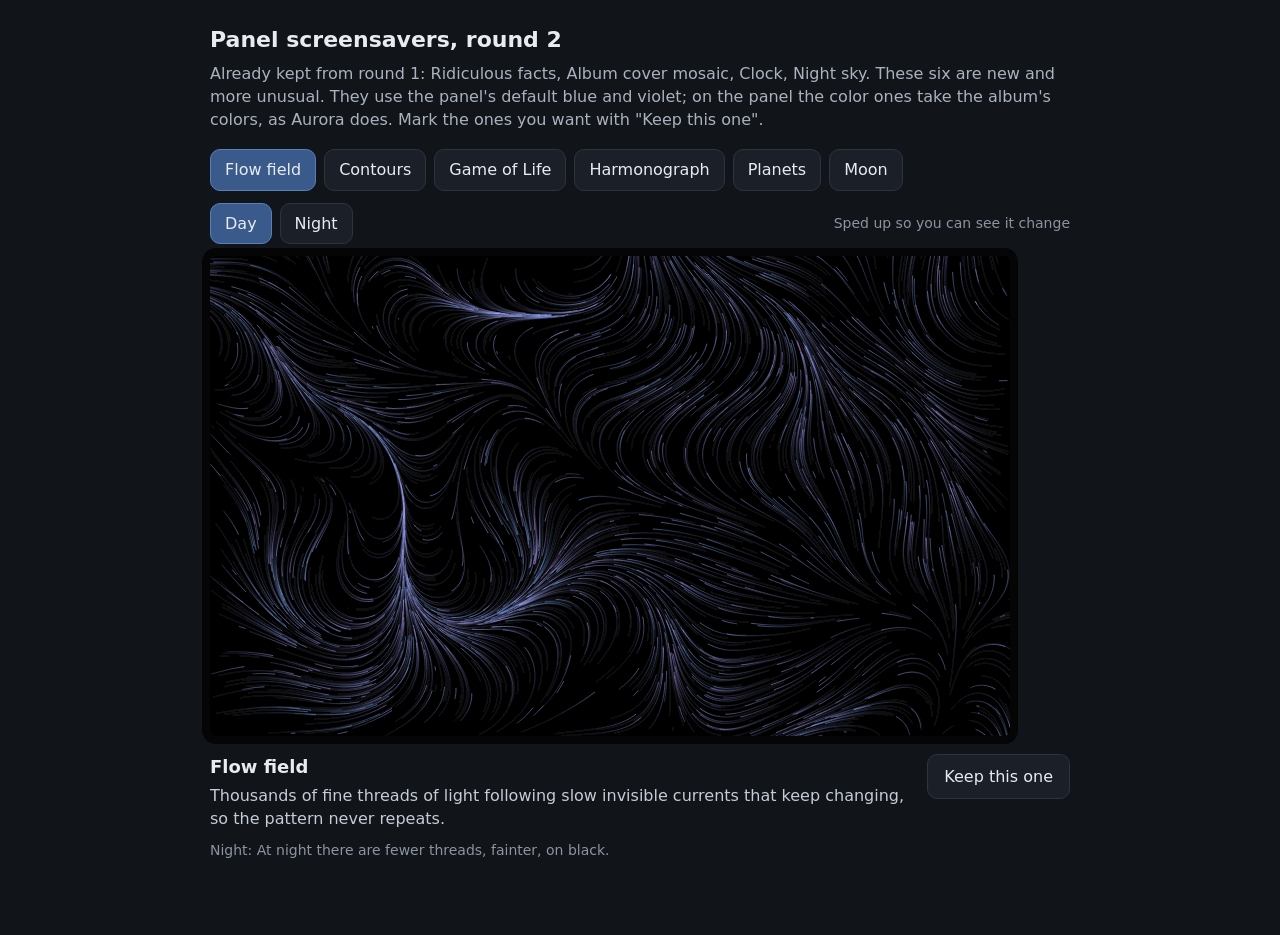
<file: docs/superpowers/specs/2026-11-24-panel-screensavers-mockup-2.html>
<!doctype html>
<html><head><meta charset="utf-8"><title>Panel screensavers, round 2</title>
<style>
  :root { color-scheme: dark; }
  body { margin: 0; background: #111418; color: #e8ecf1; font: 16px/1.45 system-ui, sans-serif; }
  main { max-width: 860px; margin: 0 auto; padding: 24px 16px 60px; }
  h1 { font-size: 22px; margin: 0 0 6px; }
  p.sub { margin: 0 0 18px; color: #a9b3bf; }
  .bar { display: flex; flex-wrap: wrap; gap: 8px; margin-bottom: 12px; align-items: center; }
  .bar button { font: inherit; padding: 8px 14px; border-radius: 10px; border: 1px solid #2c3440; background: #1b2028; color: inherit; cursor: pointer; }
  .bar button[aria-pressed="true"] { background: #3a5a8c; border-color: #5a7fb8; }
  .bar .sep { flex: 1; }
  .stage { position: relative; width: 800px; height: 480px; overflow: hidden; background: #000; border-radius: 6px; outline: 8px solid #050506; }
  .stage canvas { position: absolute; inset: 0; }
  .about { margin-top: 18px; display: flex; gap: 16px; align-items: flex-start; }
  .about div { flex: 1; color: #c4ccd6; }
  .about h2 { font-size: 18px; margin: 0 0 4px; color: #e8ecf1; }
  .keep { font: inherit; padding: 10px 16px; border-radius: 10px; border: 1px solid #2c3440; background: #1b2028; color: inherit; cursor: pointer; white-space: nowrap; }
  .keep.on { background: #2f6b46; border-color: #4f9a6c; }
  .note { margin-top: 10px; font-size: 14px; color: #8b95a1; }
</style></head>
<body><main>
<h1>Panel screensavers, round 2</h1>
<p class="sub">Already kept from round 1: Ridiculous facts, Album cover mosaic, Clock, Night sky. These six are new and more unusual. They use the panel's default blue and violet; on the panel the color ones take the album's colors, as Aurora does. Mark the ones you want with "Keep this one".</p>
<div class="bar" id="styles"></div>
<div class="bar"><button id="day" aria-pressed="true">Day</button><button id="night" aria-pressed="false">Night</button><span class="sep"></span><span style="color:#8b95a1;font-size:14px">Sped up so you can see it change</span></div>
<div class="stage" id="stage"></div>
<div class="about"><div><h2 id="name"></h2><span id="desc"></span></div><button class="keep" id="keep"></button></div>
<p class="note" id="nightnote"></p>
</main>
<script>
const H1 = 255, H2 = 300;
const STYLES = [
  { id: "flow", name: "Flow field", desc: "Thousands of fine threads of light following slow invisible currents that keep changing, so the pattern never repeats.", night: "At night there are fewer threads, fainter, on black." },
  { id: "contours", name: "Contours", desc: "A topographic map of hills that don't exist, its contour lines slowly shifting as the land rises and sinks.", night: "At night there are fewer lines, dimmer." },
  { id: "life", name: "Game of Life", desc: "Conway's cellular automaton: cells are born and die by four simple rules, leaving fading trails. When it settles down, a new colony is seeded.", night: "At night it steps more slowly and the cells are dim." },
  { id: "harmonograph", name: "Harmonograph", desc: "A pen on swinging pendulums draws a slowly decaying figure over about a minute, holds it, fades, and starts a new one.", night: "At night the line is fainter." },
  { id: "orrery", name: "Planets", desc: "The eight planets where they really are around the sun today, seen from slightly above. On the panel they move in real time (the mockup runs a day per second).", night: "At night the names go away and everything dims." },
  { id: "moon", name: "Moon", desc: "Tonight's real moon phase, large, with its name and the days to the next full or new moon. It drifts slowly around the screen.", night: "At night the moon is dimmer and the words are a dim warm grey." },
];
const kept = new Set();
let cur = 0, night = false, stop = () => {};
const stage = document.getElementById("stage"), bar = document.getElementById("styles");
STYLES.forEach((s, i) => { const b = document.createElement("button"); b.textContent = s.name; b.onclick = () => show(i); bar.appendChild(b); });
document.getElementById("day").onclick = () => setNight(false);
document.getElementById("night").onclick = () => setNight(true);
const keepBtn = document.getElementById("keep");
keepBtn.onclick = () => {
  const id = STYLES[cur].id;
  if (kept.has(id)) kept.delete(id); else kept.add(id);
  window.brainstorm && window.brainstorm.send({ type: "choice", value: (kept.has(id) ? "keep:" : "drop:") + id, kept: [...kept] });
  label();
};
function label() { const on = kept.has(STYLES[cur].id); keepBtn.textContent = on ? "Kept" : "Keep this one"; keepBtn.classList.toggle("on", on); }
function setNight(n) { night = n; document.getElementById("day").setAttribute("aria-pressed", !n); document.getElementById("night").setAttribute("aria-pressed", n); show(cur); }
function canvas() { const c = document.createElement("canvas"); c.width = 800; c.height = 480; stage.appendChild(c); return c.getContext("2d"); }
function loop(fn) { let raf, t0 = performance.now(), last = t0; const f = (now) => { fn((now - t0) / 1000, Math.min(0.1, (now - last) / 1000)); last = now; raf = requestAnimationFrame(f); }; raf = requestAnimationFrame(f); return () => cancelAnimationFrame(raf); }
function show(i) {
  stop(); cur = i; stage.replaceChildren();
  [...bar.children].forEach((b, j) => b.setAttribute("aria-pressed", j === i));
  const s = STYLES[i];
  document.getElementById("name").textContent = s.name;
  document.getElementById("desc").textContent = s.desc;
  document.getElementById("nightnote").textContent = "Night: " + s.night;
  label();
  stop = DRAW[s.id]() || (() => {});
}

// value noise
function hash(i, j, k) { let h = Math.imul(i, 374761393) ^ Math.imul(j, 668265263) ^ Math.imul(k, 1440662683); h = Math.imul(h ^ (h >>> 13), 1274126177); return ((h ^ (h >>> 16)) >>> 0) / 4294967295; }
function sm(t) { return t * t * (3 - 2 * t); }
function noise(x, y, z) {
  const xi = Math.floor(x), yi = Math.floor(y), zi = Math.floor(z), xf = sm(x - xi), yf = sm(y - yi), zf = sm(z - zi);
  const l = (a, b, t) => a + (b - a) * t;
  const c = (dx, dy, dz) => hash(xi + dx, yi + dy, zi + dz);
  return l(l(l(c(0,0,0), c(1,0,0), xf), l(c(0,1,0), c(1,1,0), xf), yf), l(l(c(0,0,1), c(1,0,1), xf), l(c(0,1,1), c(1,1,1), xf), yf), zf);
}
function fbm(x, y, z) { return 0.65 * noise(x, y, z) + 0.35 * noise(x * 2.1 + 7, y * 2.1 + 3, z * 1.7); }
const hueAt = (k) => H1 + (H2 - H1) * k;

const DRAW = {
  flow() {
    const ctx = canvas(); ctx.fillStyle = "#000"; ctx.fillRect(0, 0, 800, 480);
    const n = night ? 500 : 1400;
    const ps = Array.from({ length: n }, () => ({ x: Math.random() * 800, y: Math.random() * 480, k: Math.random() }));
    return loop((t) => {
      ctx.fillStyle = night ? "rgba(0,0,0,0.07)" : "rgba(0,0,0,0.035)"; ctx.fillRect(0, 0, 800, 480);
      ctx.lineWidth = 1;
      for (const p of ps) {
        const a = fbm(p.x * 0.0035, p.y * 0.0035, t * 0.06) * Math.PI * 4;
        const nx = p.x + Math.cos(a) * 1.4, ny = p.y + Math.sin(a) * 1.4;
        ctx.strokeStyle = `oklch(${night ? 0.5 : 0.78} 0.13 ${hueAt(p.k)} / ${night ? 0.35 : 0.5})`;
        ctx.beginPath(); ctx.moveTo(p.x, p.y); ctx.lineTo(nx, ny); ctx.stroke();
        p.x = nx; p.y = ny;
        if (p.x < 0 || p.x > 800 || p.y < 0 || p.y > 480 || Math.random() < 0.004) { p.x = Math.random() * 800; p.y = Math.random() * 480; }
      }
    });
  },
  contours() {
    const ctx = canvas(), s = 8, cols = 101, rows = 61, v = new Float32Array(cols * rows);
    const levels = night ? [0.3, 0.42, 0.54, 0.66] : [0.22, 0.3, 0.38, 0.46, 0.54, 0.62, 0.7, 0.78];
    const SEG = { 1: [[3,2]], 2: [[2,1]], 3: [[3,1]], 4: [[0,1]], 5: [[0,1],[3,2]], 6: [[0,2]], 7: [[3,0]], 8: [[3,0]], 9: [[0,2]], 10: [[0,3],[2,1]], 11: [[0,1]], 12: [[3,1]], 13: [[2,1]], 14: [[3,2]] };
    let acc = 1;
    return loop((t, dt) => {
      acc += dt; if (acc < 0.05) return; acc = 0;
      for (let j = 0; j < rows; j++) for (let i = 0; i < cols; i++) v[j * cols + i] = fbm(i * 0.09, j * 0.09, t * 0.08);
      ctx.fillStyle = night ? "#000" : "oklch(0.13 0.02 255)"; ctx.fillRect(0, 0, 800, 480);
      levels.forEach((L, li) => {
        ctx.beginPath();
        for (let j = 0; j < rows - 1; j++) for (let i = 0; i < cols - 1; i++) {
          const a = v[j * cols + i], b = v[j * cols + i + 1], c = v[(j + 1) * cols + i + 1], d = v[(j + 1) * cols + i];
          const idx = (a > L ? 8 : 0) | (b > L ? 4 : 0) | (c > L ? 2 : 0) | (d > L ? 1 : 0);
          const segs = SEG[idx]; if (!segs) continue;
          const x0 = i * s, y0 = j * s;
          const pt = (e) => e === 0 ? [x0 + s * (L - a) / (b - a), y0] : e === 1 ? [x0 + s, y0 + s * (L - b) / (c - b)] : e === 2 ? [x0 + s * (L - d) / (c - d), y0 + s] : [x0, y0 + s * (L - a) / (d - a)];
          for (const [e1, e2] of segs) { const p = pt(e1), q = pt(e2); ctx.moveTo(p[0], p[1]); ctx.lineTo(q[0], q[1]); }
        }
        const k = li / (levels.length - 1);
        ctx.strokeStyle = `oklch(${night ? 0.45 : 0.62 + 0.2 * k} 0.1 ${hueAt(k)} / ${night ? 0.5 : 0.85})`;
        ctx.lineWidth = li % 4 === 0 ? 1.8 : 1;
        ctx.stroke();
      });
    });
  },
  life() {
    const ctx = canvas(), C = 80, R = 48, cell = 10;
    let g = new Uint8Array(C * R), age = new Uint16Array(C * R), ghost = new Float32Array(C * R), hist = [];
    const seed = (all) => { const x0 = all ? 0 : Math.floor(Math.random() * 60), y0 = all ? 0 : Math.floor(Math.random() * 30), w = all ? C : 20, h = all ? R : 18; for (let y = y0; y < y0 + h; y++) for (let x = x0; x < x0 + w; x++) if (Math.random() < 0.3) g[y * C + x] = 1; };
    seed(true);
    let acc = 1;
    const step = () => {
      const n = new Uint8Array(C * R); let pop = 0;
      for (let y = 0; y < R; y++) for (let x = 0; x < C; x++) {
        let c = 0; for (let dy = -1; dy <= 1; dy++) for (let dx = -1; dx <= 1; dx++) if (dx || dy) c += g[((y + dy + R) % R) * C + (x + dx + C) % C];
        const i = y * C + x, alive = g[i] ? (c === 2 || c === 3) : c === 3;
        if (alive) { n[i] = 1; age[i] = g[i] ? age[i] + 1 : 0; pop++; } else { if (g[i]) ghost[i] = 1; age[i] = 0; }
      }
      g = n; hist.push(pop); if (hist.length > 40) hist.shift();
      if (pop < 60 || (hist.length === 40 && Math.max(...hist) - Math.min(...hist) < 6)) { seed(false); hist = []; }
    };
    return loop((t, dt) => {
      acc += dt; if (acc < (night ? 0.4 : 0.15)) return; acc = 0; step();
      ctx.fillStyle = "#000"; ctx.fillRect(0, 0, 800, 480);
      for (let i = 0; i < C * R; i++) {
        const x = (i % C) * cell, y = Math.floor(i / C) * cell;
        if (g[i]) { const k = Math.min(1, age[i] / 20); ctx.fillStyle = `oklch(${night ? 0.45 : 0.82 - 0.2 * k} 0.13 ${hueAt(k)})`; ctx.fillRect(x + 1, y + 1, cell - 2, cell - 2); }
        else if (ghost[i] > 0.02) { ctx.fillStyle = `oklch(0.5 0.1 ${H2} / ${ghost[i] * (night ? 0.12 : 0.3)})`; ctx.fillRect(x + 1, y + 1, cell - 2, cell - 2); ghost[i] *= 0.85; }
      }
    });
  },
  harmonograph() {
    const ctx = canvas();
    let P, tt, phase, hold;
    const fresh = () => {
      const r = [2, 3, 3, 4, 5][Math.floor(Math.random() * 5)], q = [1, 2, 2, 3][Math.floor(Math.random() * 4)];
      P = { f1: r + (Math.random() - 0.5) * 0.02, f2: q + (Math.random() - 0.5) * 0.02, f3: q + (Math.random() - 0.5) * 0.02, f4: r + (Math.random() - 0.5) * 0.02, p1: Math.random() * 6, p2: Math.random() * 6, p3: Math.random() * 6, p4: Math.random() * 6, d: 0.0045 + Math.random() * 0.003 };
      tt = 0; phase = "draw"; hold = 0; ctx.globalAlpha = 1; ctx.fillStyle = "#000"; ctx.fillRect(0, 0, 800, 480);
    };
    const at = (u) => { const e = Math.exp(-P.d * u); return [400 + e * (170 * Math.sin(P.f1 * u * 0.1 + P.p1) + 90 * Math.sin(P.f2 * u * 0.1 + P.p2)), 240 + e * (110 * Math.sin(P.f3 * u * 0.1 + P.p3) + 60 * Math.sin(P.f4 * u * 0.1 + P.p4))]; };
    fresh();
    return loop((t, dt) => {
      if (phase === "draw") {
        ctx.lineWidth = 1; ctx.beginPath(); let p = at(tt); ctx.moveTo(p[0], p[1]);
        for (let k = 0; k < 60; k++) { tt += 0.35; p = at(tt); ctx.lineTo(p[0], p[1]); }
        ctx.strokeStyle = `oklch(${night ? 0.5 : 0.8} 0.12 ${hueAt((tt / 900) % 1)} / ${night ? 0.3 : 0.55})`; ctx.stroke();
        if (Math.exp(-P.d * tt) < 0.06) phase = "hold";
      } else if (phase === "hold") { hold += dt; if (hold > 4) phase = "fade"; }
      else { ctx.fillStyle = "rgba(0,0,0,0.05)"; ctx.fillRect(0, 0, 800, 480); hold += dt; if (hold > 7) fresh(); }
    });
  },
  orrery() {
    const ctx = canvas();
    const PL = [["Mercury", 252.25, 87.969, 3], ["Venus", 181.98, 224.701, 4.5], ["Earth", 100.46, 365.256, 4.5], ["Mars", 355.45, 686.98, 3.5], ["Jupiter", 34.40, 4332.59, 8], ["Saturn", 49.94, 10759.22, 7], ["Uranus", 313.23, 30688.5, 5.5], ["Neptune", 304.88, 60182, 5.5]];
    const now = (Date.now() - Date.UTC(2000, 0, 1, 12)) / 86400000;
    return loop((t) => {
      const day = now + t, dim = night ? 0.5 : 1;
      ctx.fillStyle = night ? "#000" : "oklch(0.12 0.02 255)"; ctx.fillRect(0, 0, 800, 480);
      const g = ctx.createRadialGradient(400, 240, 0, 400, 240, 40);
      g.addColorStop(0, `oklch(${0.95 * dim} 0.1 85)`); g.addColorStop(0.3, `oklch(${0.8 * dim} 0.15 70 / .6)`); g.addColorStop(1, "rgba(0,0,0,0)");
      ctx.fillStyle = g; ctx.fillRect(360, 200, 80, 80);
      PL.forEach(([name, L0, per, size], i) => {
        const rx = 46 + i * 44, ry = rx * 0.42;
        ctx.strokeStyle = `oklch(0.5 0.03 255 / ${night ? 0.15 : 0.3})`; ctx.lineWidth = 1;
        ctx.beginPath(); ctx.ellipse(400, 240, rx, ry, 0, 0, Math.PI * 2); ctx.stroke();
        const a = ((L0 + 360 * day / per) % 360) * Math.PI / 180;
        const x = 400 + rx * Math.cos(a), y = 240 - ry * Math.sin(a);
        ctx.fillStyle = `oklch(${(i === 2 ? 0.75 : 0.85) * dim} ${i === 2 ? 0.12 : 0.05} ${i === 2 ? 230 : i === 3 ? 35 : 80})`;
        ctx.beginPath(); ctx.arc(x, y, size, 0, 7); ctx.fill();
        if (!night) { ctx.fillStyle = "oklch(0.7 0.02 255 / .7)"; ctx.font = "18px system-ui"; const w = ctx.measureText(name).width; ctx.fillText(name, x > 640 ? x - size - 5 - w : x + size + 5, y + 6); }
      });
      const d = new Date(Date.UTC(2000, 0, 1, 12) + day * 86400000);
      ctx.fillStyle = `oklch(${night ? 0.4 : 0.7} 0.02 255)`; ctx.font = "20px system-ui";
      ctx.fillText(d.toLocaleDateString([], { year: "numeric", month: "long", day: "numeric" }), 20, 462);
    });
  },
  moon() {
    const ctx = canvas();
    const syn = 29.530588853, ref = Date.UTC(2000, 0, 6, 18, 14);
    const stars = Array.from({ length: 70 }, () => [Math.random() * 800, Math.random() * 480, Math.random()]);
    return loop((t) => {
      const age = (((Date.now() - ref) / 86400000) % syn + syn) % syn;
      const ph = age / syn, lit = (1 - Math.cos(ph * 2 * Math.PI)) / 2;
      const names = ["New moon", "Waxing crescent", "First quarter", "Waxing gibbous", "Full moon", "Waning gibbous", "Last quarter", "Waning crescent"];
      const name = names[Math.round(ph * 8) % 8];
      const toFull = ((0.5 - ph + 1) % 1) * syn, toNew = ((1 - ph) % 1) * syn;
      const next = toFull < toNew ? `Full moon in ${Math.round(toFull)} days` : `New moon in ${Math.round(toNew)} days`;
      ctx.fillStyle = "#000"; ctx.fillRect(0, 0, 800, 480);
      for (const [x, y, b] of stars) { ctx.fillStyle = `rgba(230,235,255,${b * (night ? 0.25 : 0.6)})`; ctx.fillRect(x, y, 1.5, 1.5); }
      const cx = 260 + 30 * Math.sin(t * 0.05), cy = 240 + 15 * Math.sin(t * 0.037), r = 150, dim = night ? 0.45 : 1;
      ctx.fillStyle = `rgb(${18 * dim},${20 * dim},${26 * dim})`; ctx.beginPath(); ctx.arc(cx, cy, r, 0, 7); ctx.fill();
      ctx.save(); ctx.beginPath();
      const waxing = ph < 0.5, k = Math.cos(ph * 2 * Math.PI);
      ctx.arc(cx, cy, r, -Math.PI / 2, Math.PI / 2, !waxing);
      ctx.ellipse(cx, cy, Math.abs(k) * r, r, 0, Math.PI / 2, -Math.PI / 2, (k > 0) === waxing);
      ctx.closePath(); ctx.clip();
      const g = ctx.createRadialGradient(cx - 40, cy - 40, 10, cx, cy, r);
      g.addColorStop(0, `rgb(${236 * dim},${232 * dim},${220 * dim})`); g.addColorStop(1, `rgb(${170 * dim},${166 * dim},${158 * dim})`);
      ctx.fillStyle = g; ctx.fillRect(cx - r, cy - r, 2 * r, 2 * r);
      ctx.fillStyle = `rgba(90,88,84,${0.16 * dim})`;
      [[-40, -50, 38], [30, -20, 30], [-10, 40, 44], [55, 55, 20], [-70, 20, 22]].forEach(([dx, dy, rr]) => { ctx.beginPath(); ctx.arc(cx + dx, cy + dy, rr, 0, 7); ctx.fill(); });
      ctx.restore();
      ctx.fillStyle = night ? "oklch(0.5 0.03 60)" : "oklch(0.92 0.01 255)"; ctx.font = "600 34px system-ui"; ctx.fillText(name, 470, 220);
      ctx.fillStyle = night ? "oklch(0.4 0.02 60)" : "oklch(0.75 0.02 255)"; ctx.font = "24px system-ui";
      ctx.fillText(`${Math.round(lit * 100)}% lit`, 470, 258); ctx.fillText(next, 470, 292);
    });
  },
};
show(0);
</script>
</body></html>
</file>
